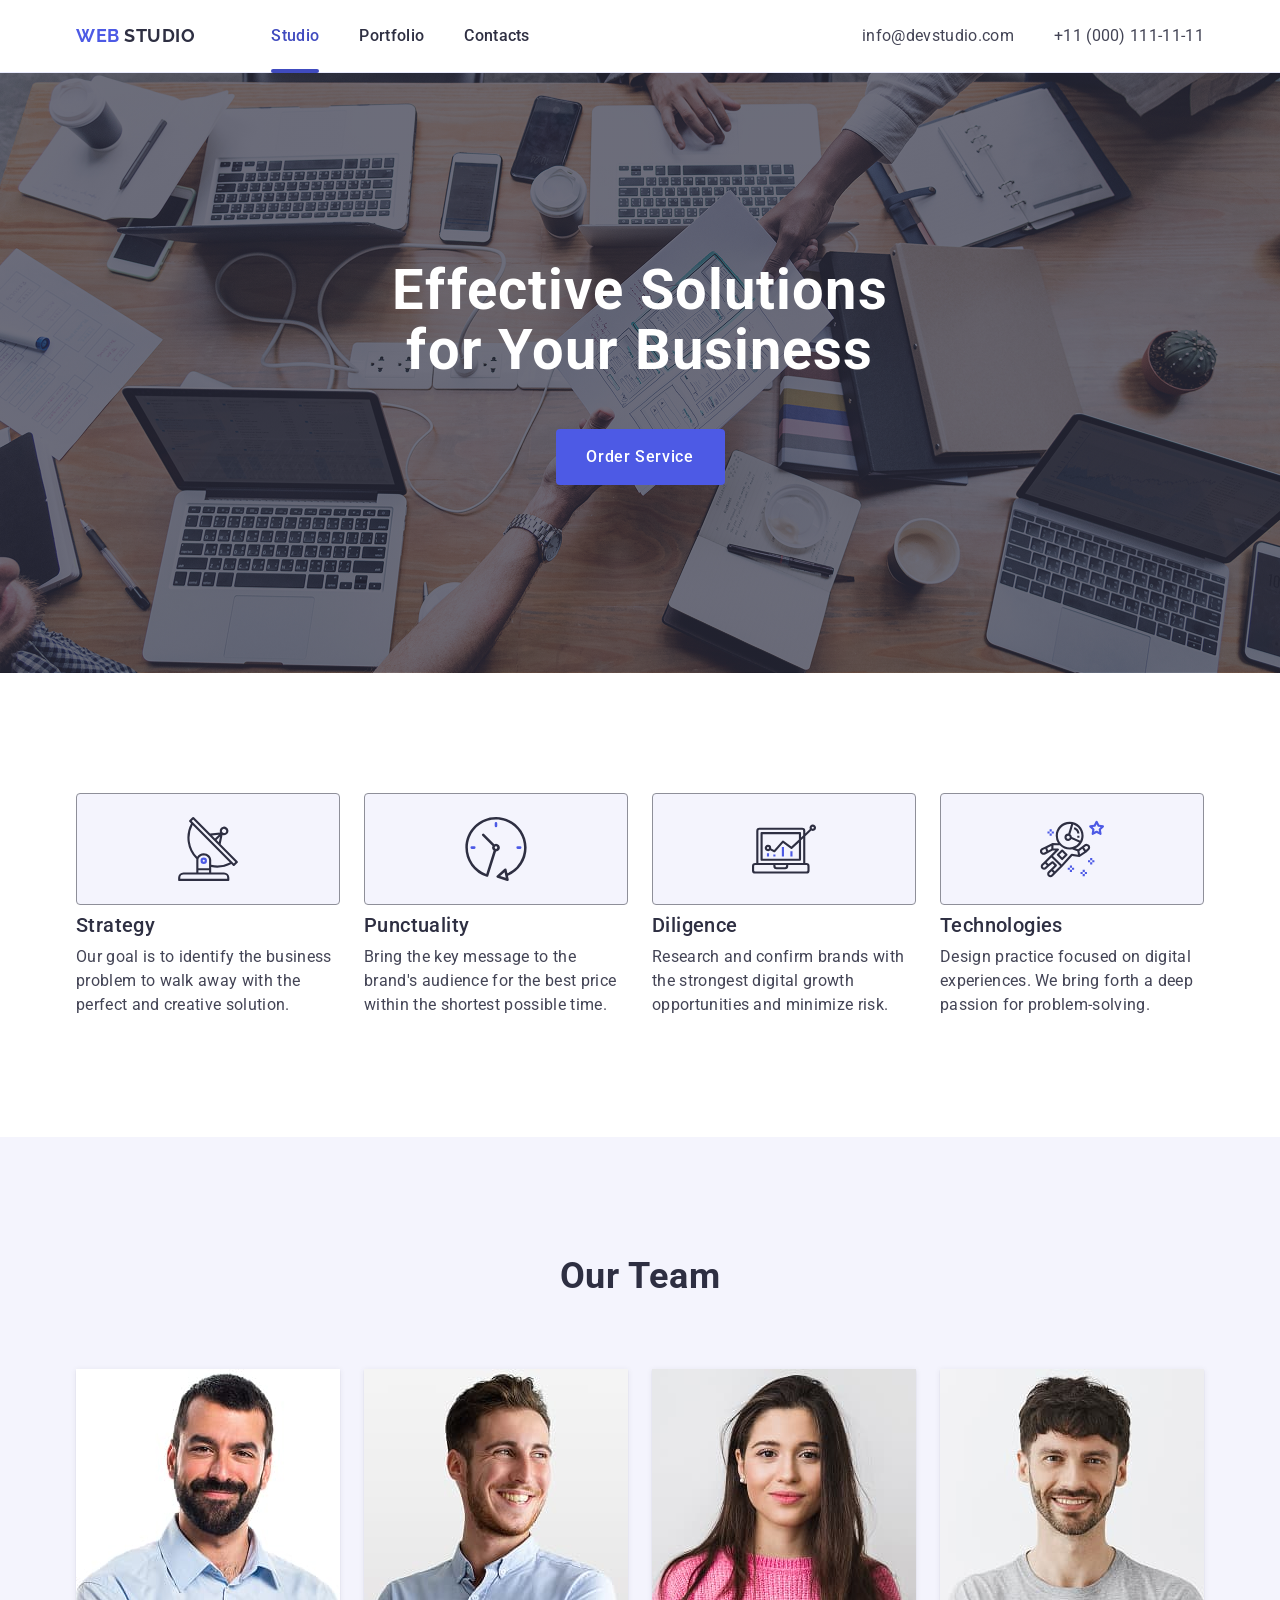
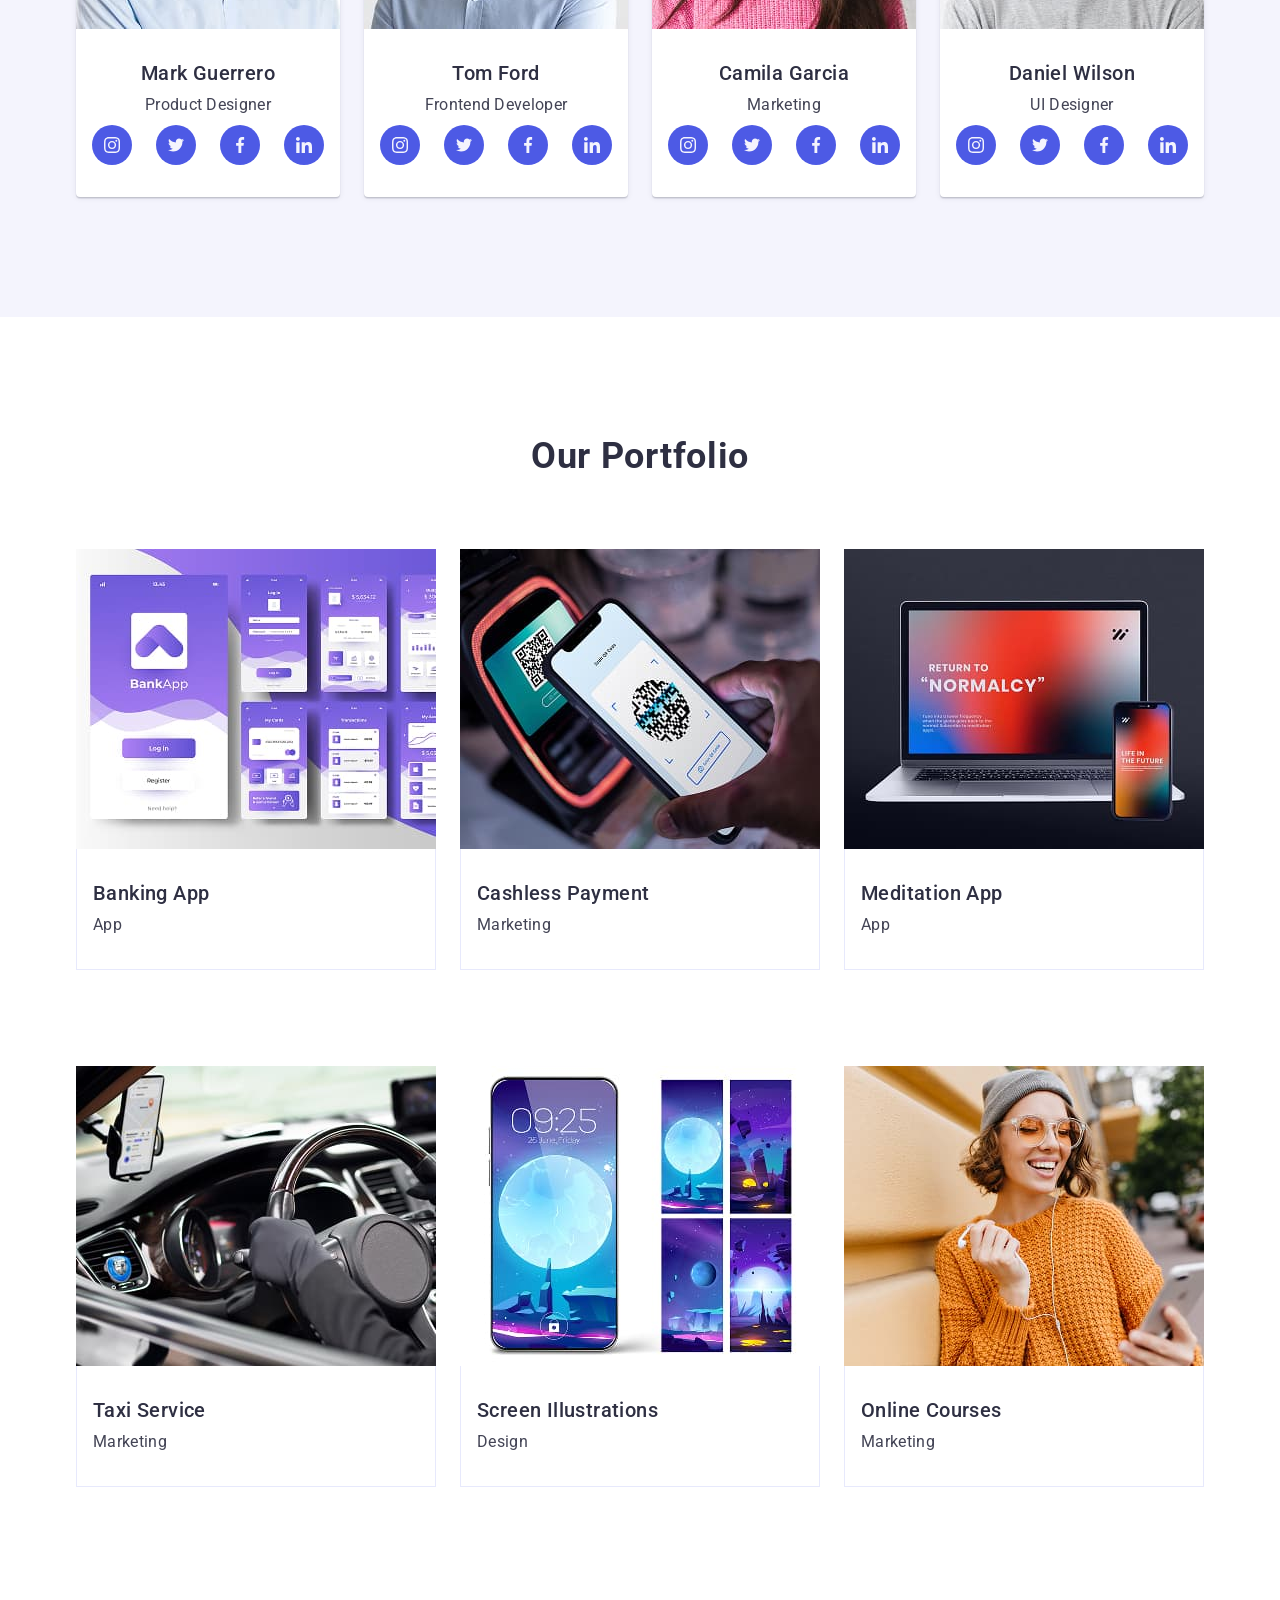
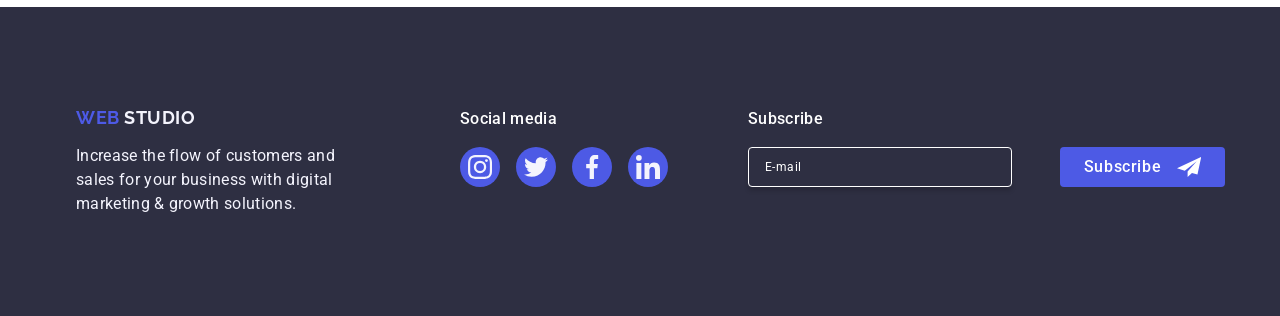
<file: index.html>
<!DOCTYPE html>
<html lang="en">
  <head>
    <meta charset="UTF-8" />
    <meta name="viewport" content="width=device-width, initial-scale=1.0" />
    <link
      rel="stylesheet"
      href="https://cdnjs.cloudflare.com/ajax/libs/modern-normalize/3.0.1/modern-normalize.min.css"
      integrity="sha512-q6WgHqiHlKyOqslT/lgBgodhd03Wp4BEqKeW6nNtlOY4quzyG3VoQKFrieaCeSnuVseNKRGpGeDU3qPmabCANg=="
      crossorigin="anonymous"
      referrerpolicy="no-referrer"
    />
    <link rel="preconnect" href="https://fonts.googleapis.com" />
    <link rel="preconnect" href="https://fonts.gstatic.com" crossorigin />

    <link
      href="https://fonts.googleapis.com/css2?family=Raleway:ital,wght@0,700&family=Roboto:ital,wght@0,400,500,700&display=swap"
      rel="stylesheet"
    />
    <link rel="stylesheet" href="./css/styles.css" />
    <title>Document</title>
  </head>
  <body>
    <header class="header">
      <div class="container container-flex">
        <nav class="container-flex nav-container">
          <a href="./index.html" class="logo">
            Web
            <span>Studio</span>
          </a>
          <ul class="nav-list container-flex">
            <li class="nav-item">
              <a href="./index.html" class="nav-link current">Studio</a>
            </li>
            <li class="nav-item"><a href="" class="nav-link">Portfolio</a></li>
            <li class="nav-item"><a href="" class="nav-link">Contacts</a></li>
          </ul>
        </nav>

        <address class="address-nav">
          <ul class="address-list container-flex">
            <li class="address-item">
              <a href="mailto:info@devstudio.com" class="contact-link">
                info@devstudio.com
              </a>
            </li>
            <li class="address-item">
              <a href="tel:+110001111111" class="contact-link">
                +11 (000) 111-11-11
              </a>
            </li>
          </ul>
        </address>
      </div>
    </header>

    <main>
      <!--Hero-->
      <section class="hero-section">
        <div class="container">
          <h1 class="hero-title">Effective Solutions for Your Business</h1>
          <button type="button" class="hero-btn" data-modal-open>
            Order Service
          </button>
        </div>
      </section>
      <!--Features 2 section-->

      <section class="section">
        <div class="container">
          <h2 class="visually-hidden">Features</h2>
          <ul class="container-flex feature-list">
            <li class="feature-item">
              <div class="wrapper-icon">
                <svg width="64" height="64">
                  <use href="./images/icons.svg#icon-antenna"></use>
                </svg>
              </div>
              <h3 class="subtitle">Strategy</h3>
              <p class="text-features">
                Our goal is to identify the business problem to walk away with
                the perfect and creative solution.
              </p>
            </li>
            <li class="feature-item">
              <div class="wrapper-icon">
                <svg width="64" height="64">
                  <use href="./images/icons.svg#icon-clock"></use>
                </svg>
              </div>
              <h3 class="subtitle">Punctuality</h3>

              <p class="text-features">
                Bring the key message to the brand's audience for the best price
                within the shortest possible time.
              </p>
            </li>
            <li class="feature-item">
              <div class="wrapper-icon">
                <svg width="64" height="64">
                  <use href="./images/icons.svg#icon-diagram"></use>
                </svg>
              </div>
              <h3 class="subtitle">Diligence</h3>
              <p class="text-features">
                Research and confirm brands with the strongest digital growth
                opportunities and minimize risk.
              </p>
            </li>
            <li class="feature-item">
              <div class="wrapper-icon">
                <svg width="64" height="64">
                  <use href="./images/icons.svg#icon-astronaut"></use>
                </svg>
              </div>
              <h3 class="subtitle">Technologies</h3>
              <p class="text-features">
                Design practice focused on digital experiences. We bring forth a
                deep passion for problem-solving.
              </p>
            </li>
          </ul>
        </div>
      </section>
      <!--Team 3 section-->
      <section class="section team-section">
        <div class="container">
          <h2 class="title">Our Team</h2>
          <ul class="team-list container-flex">
            <li class="team-item">
              <img src="./images/mark.jpg" alt="Mark Guerrero" width="264" />
              <div class="text-block">
                <h3 class="subtitle">Mark Guerrero</h3>
                <p class="text-team">Product Designer</p>
                <!--social-media section-->

                <ul class="social-media-list">
                  <li class="social-item">
                    <a href="#" class="social-link">
                      <svg width="16" height="16" class="icon">
                        <use href="./images/icons.svg#icon-instagram"></use>
                      </svg>
                    </a>
                  </li>
                  <li class="social-item">
                    <a href="#" class="social-link">
                      <svg width="16" height="16" class="icon">
                        <use href="./images/icons.svg#icon-twitter"></use>
                      </svg>
                    </a>
                  </li>
                  <li class="social-item">
                    <a href="#" class="social-link">
                      <svg width="16" height="16" class="icon">
                        <use href="./images/icons.svg#icon-facebook"></use>
                      </svg>
                    </a>
                  </li>
                  <li class="social-item">
                    <a href="#" class="social-link">
                      <svg width="16" height="16" class="icon">
                        <use href="./images/icons.svg#icon-linkedin"></use>
                      </svg>
                    </a>
                  </li>
                </ul>
              </div>
            </li>

            <li class="team-item">
              <img src="./images/tom.jpg" alt="Tom Ford" width="264" />
              <div class="text-block">
                <h3 class="subtitle">Tom Ford</h3>
                <p class="text-team">Frontend Developer</p>
                <ul class="social-media-list">
                  <li class="social-item">
                    <a href="#" class="social-link">
                      <svg width="16" height="16" class="icon">
                        <use href="./images/icons.svg#icon-instagram"></use>
                      </svg>
                    </a>
                  </li>
                  <li class="social-item">
                    <a href="#" class="social-link">
                      <svg width="16" height="16" class="icon">
                        <use href="./images/icons.svg#icon-twitter"></use>
                      </svg>
                    </a>
                  </li>
                  <li class="social-item">
                    <a href="#" class="social-link">
                      <svg width="16" height="16" class="icon">
                        <use href="./images/icons.svg#icon-facebook"></use>
                      </svg>
                    </a>
                  </li>
                  <li class="social-item">
                    <a href="#" class="social-link">
                      <svg width="16" height="16" class="icon">
                        <use href="./images/icons.svg#icon-linkedin"></use>
                      </svg>
                    </a>
                  </li>
                </ul>
              </div>
            </li>
            <li class="team-item">
              <img src="./images/camila.jpg" alt="Camila Garcia" width="264" />
              <div class="text-block">
                <h3 class="subtitle">Camila Garcia</h3>
                <p class="text-team">Marketing</p>
                <ul class="social-media-list">
                  <li class="social-item">
                    <a href="#" class="social-link">
                      <svg width="16" height="16" class="icon">
                        <use href="./images/icons.svg#icon-instagram"></use>
                      </svg>
                    </a>
                  </li>
                  <li class="social-item">
                    <a href="#" class="social-link">
                      <svg width="16" height="16" class="icon">
                        <use href="./images/icons.svg#icon-twitter"></use>
                      </svg>
                    </a>
                  </li>
                  <li class="social-item">
                    <a href="#" class="social-link">
                      <svg width="16" height="16" class="icon">
                        <use href="./images/icons.svg#icon-facebook"></use>
                      </svg>
                    </a>
                  </li>
                  <li class="social-item">
                    <a href="#" class="social-link">
                      <svg width="16" height="16" class="icon">
                        <use href="./images/icons.svg#icon-linkedin"></use>
                      </svg>
                    </a>
                  </li>
                </ul>
              </div>
            </li>
            <li class="team-item">
              <img src="./images/daniel.jpg" alt="Daniel Wilson" width="264" />
              <div class="text-block">
                <h3 class="subtitle">Daniel Wilson</h3>
                <p class="text-team">UI Designer</p>
                <ul class="social-media-list">
                  <li class="social-item">
                    <a href="#" class="social-link">
                      <svg width="16" height="16" class="icon">
                        <use href="./images/icons.svg#icon-instagram"></use>
                      </svg>
                    </a>
                  </li>
                  <li class="social-item">
                    <a href="#" class="social-link">
                      <svg width="16" height="16" class="icon">
                        <use href="./images/icons.svg#icon-twitter"></use>
                      </svg>
                    </a>
                  </li>
                  <li class="social-item">
                    <a href="#" class="social-link">
                      <svg width="16" height="16" class="icon">
                        <use href="./images/icons.svg#icon-facebook"></use>
                      </svg>
                    </a>
                  </li>
                  <li class="social-item">
                    <a href="#" class="social-link">
                      <svg width="16" height="16" class="icon">
                        <use href="./images/icons.svg#icon-linkedin"></use>
                      </svg>
                    </a>
                  </li>
                </ul>
              </div>
            </li>
          </ul>
        </div>
      </section>
      <!--Portfolio 4 section-->
      <section class="section portfolio-section">
        <div class="container">
          <h2 class="title">Our Portfolio</h2>
          <ul class="portfolio-list">
            <li class="portfolio-item">
              <div class="img-cointainer">
                <img src="./images/bank_app.jpg" alt="bank app" width="360" />
                <p class="overlay">
                  14 Stylish and User-Friendly App Design Concepts · Task
                  Manager App · Calorie Tracker App · Exotic Fruit Ecommerce App
                  · Cloud Storage App
                </p>
              </div>

              <div class="text-block">
                <h3 class="subtitle">Banking App</h3>
                <p class="text-portfolio">App</p>
              </div>
            </li>
            <li class="portfolio-item">
              <div class="img-cointainer">
                <img
                  src="./images/payment.jpg"
                  alt="cashless payment"
                  width="360"
                />
                <p class="overlay">
                  14 Stylish and User-Friendly App Design Concepts · Task
                  Manager App · Calorie Tracker App · Exotic Fruit Ecommerce App
                  · Cloud Storage App
                </p>
              </div>
              <div class="text-block">
                <h3 class="subtitle">Cashless Payment</h3>
                <p class="text-portfolio">Marketing</p>
              </div>
            </li>
            <li class="portfolio-item">
              <div class="img-cointainer">
                <img
                  src="./images/meditation_app.jpg"
                  alt="relax and meditation"
                  width="360"
                />
                <p class="overlay">
                  14 Stylish and User-Friendly App Design Concepts · Task
                  Manager App · Calorie Tracker App · Exotic Fruit Ecommerce App
                  · Cloud Storage App
                </p>
              </div>
              <div class="text-block">
                <h3 class="subtitle">Meditation App</h3>
                <p class="text-portfolio">App</p>
              </div>
            </li>

            <li class="portfolio-item">
              <div class="img-cointainer">
                <img src="./images/taxi_app.jpg" alt="taxi app" width="360" />
                <p class="overlay">
                  14 Stylish and User-Friendly App Design Concepts · Task
                  Manager App · Calorie Tracker App · Exotic Fruit Ecommerce App
                  · Cloud Storage App
                </p>
              </div>

              <div class="text-block">
                <h3 class="subtitle">Taxi Service</h3>
                <p class="text-portfolio">Marketing</p>
              </div>
            </li>
            <li class="portfolio-item">
              <div class="img-cointainer">
                <img
                  src="./images/desing.jpg"
                  alt="abstraction desing"
                  width="360"
                />
                <p class="overlay">
                  14 Stylish and User-Friendly App Design Concepts · Task
                  Manager App · Calorie Tracker App · Exotic Fruit Ecommerce App
                  · Cloud Storage App
                </p>
              </div>

              <div class="text-block">
                <h3 class="subtitle">Screen Illustrations</h3>
                <p class="text-portfolio">Design</p>
              </div>
            </li>
            <li class="portfolio-item">
              <div class="img-cointainer">
                <img
                  src="./images/courses.jpg"
                  alt="online courses"
                  width="360"
                />
                <p class="overlay">
                  14 Stylish and User-Friendly App Design Concepts · Task
                  Manager App · Calorie Tracker App · Exotic Fruit Ecommerce App
                  · Cloud Storage App
                </p>
              </div>
              <div class="text-block">
                <h3 class="subtitle">Online Courses</h3>
                <p class="text-portfolio">Marketing</p>
              </div>
            </li>
          </ul>
        </div>
      </section>
    </main>

    <!---footer section-->
    <footer class="footer-section">
      <div class="container">
        <div class="wrapper-logo-footer">
          <a href="./index.html" class="logo">
            Web
            <span class="span-footer">Studio</span>
          </a>
          <p class="text-footer">
            Increase the flow of customers and sales for your business with
            digital marketing & growth solutions.
          </p>
        </div>
        <div class="conitainer-for-media">
          <p class="social-title">Social media</p>
          <!--social-media footer -->

          <ul class="social-media-list">
            <li class="social-item">
              <a href="#" class="social-link">
                <svg width="24" height="24" class="icon">
                  <use href="./images/icons.svg#icon-instagram"></use>
                </svg>
              </a>
            </li>
            <li class="social-item">
              <a href="#" class="social-link">
                <svg width="24" height="24" class="icon">
                  <use href="./images/icons.svg#icon-twitter"></use>
                </svg>
              </a>
            </li>
            <li class="social-item">
              <a href="#" class="social-link">
                <svg width="24" height="24" class="icon">
                  <use href="./images/icons.svg#icon-facebook"></use>
                </svg>
              </a>
            </li>
            <li class="social-item">
              <a href="#" class="social-link">
                <svg width="24" height="24" class="icon">
                  <use href="./images/icons.svg#icon-linkedin"></use>
                </svg>
              </a>
            </li>
          </ul>
        </div>
        <div class="footer-form-container">
          <p class="social-title">Subscribe</p>

          <form class="footer-form">
            <label class="footer-label">
              <input
                type="email"
                name="send-email"
                placeholder="E-mail"
                class="footer-input"
              />
            </label>
            <button type="submit" class="btn-footer-submit">
              Subscribe
              <svg width="24" height="24" class="send-icon">
                <use href="./images/icons.svg#icon-send"></use>
              </svg>
            </button>
          </form>
        </div>
      </div>
    </footer>
    <!----Modal window-->
    <div class="backdrop" data-modal>
      <div class="modal">
        <button
          class="modal-close-btn"
          type="button"
          aria-label="modal close button"
          data-modal-close
        >
          <svg width="8" height="8" class="icon-close-btn">
            <use href="./images/icons.svg#icon-close"></use>
          </svg>
        </button>

        <p class="title-modal">Leave your contacts and we will call you back</p>
        <form>
          <div class="section-form">
            <label for="user-name" class="form-label">Name</label>
            <div class="wrapper-input">
              <input
                id="user-name"
                type="text"
                name="user-name"
                class="form_input"
              />
              <svg width="18" height="24" class="icon-modal">
                <use href="./images/icons.svg#icon-person"></use>
              </svg>
            </div>
          </div>

          <div class="section-form">
            <label for="user-phone" class="form-label">Phone</label>
            <div class="wrapper-input">
              <input
                id="user-phone"
                type="tel"
                name="user-phone"
                class="form_input"
              />
              <svg width="18" height="24" class="icon-modal">
                <use href="./images/icons.svg#icon-phone"></use>
              </svg>
            </div>
          </div>

          <div class="section-form">
            <label for="user-email" class="form-label">Email</label>
            <div class="wrapper-input">
              <input
                id="user-email"
                type="email"
                class="form_input"
                name="user-email"
              />
              <svg width="18" height="24" class="icon-modal">
                <use href="./images/icons.svg#icon-email"></use>
              </svg>
            </div>
          </div>

          <div class="section-form comment">
            <label for="user-comment" class="form-label">Comment</label>

            <textarea
              id="user-comment"
              name="user-comment"
              class="form_textarea"
              placeholder="Text input"
            ></textarea>
          </div>

          <div class="wrapper-checkbox">
            <input
              class="visually-hidden"
              name="user-privacy"
              type="checkbox"
              id="user-privacy"
              value="true"
            />
            <label for="user-privacy" class="label-agreement">
              <span class="check_box">
                <svg width="10" height="8">
                  <use href="./images/icons.svg#icon-check-mark"></use>
                </svg>
              </span>
              I accept the terms and conditions of the
              <a href="#" class="politic-link">Privacy Policy</a>
            </label>
          </div>

          <button class="submit-btn" type="submit" data-modal-close>
            Send
          </button>
        </form>
      </div>
    </div>
    <script src="./js/modal.js"></script>
  </body>
</html>
</file>
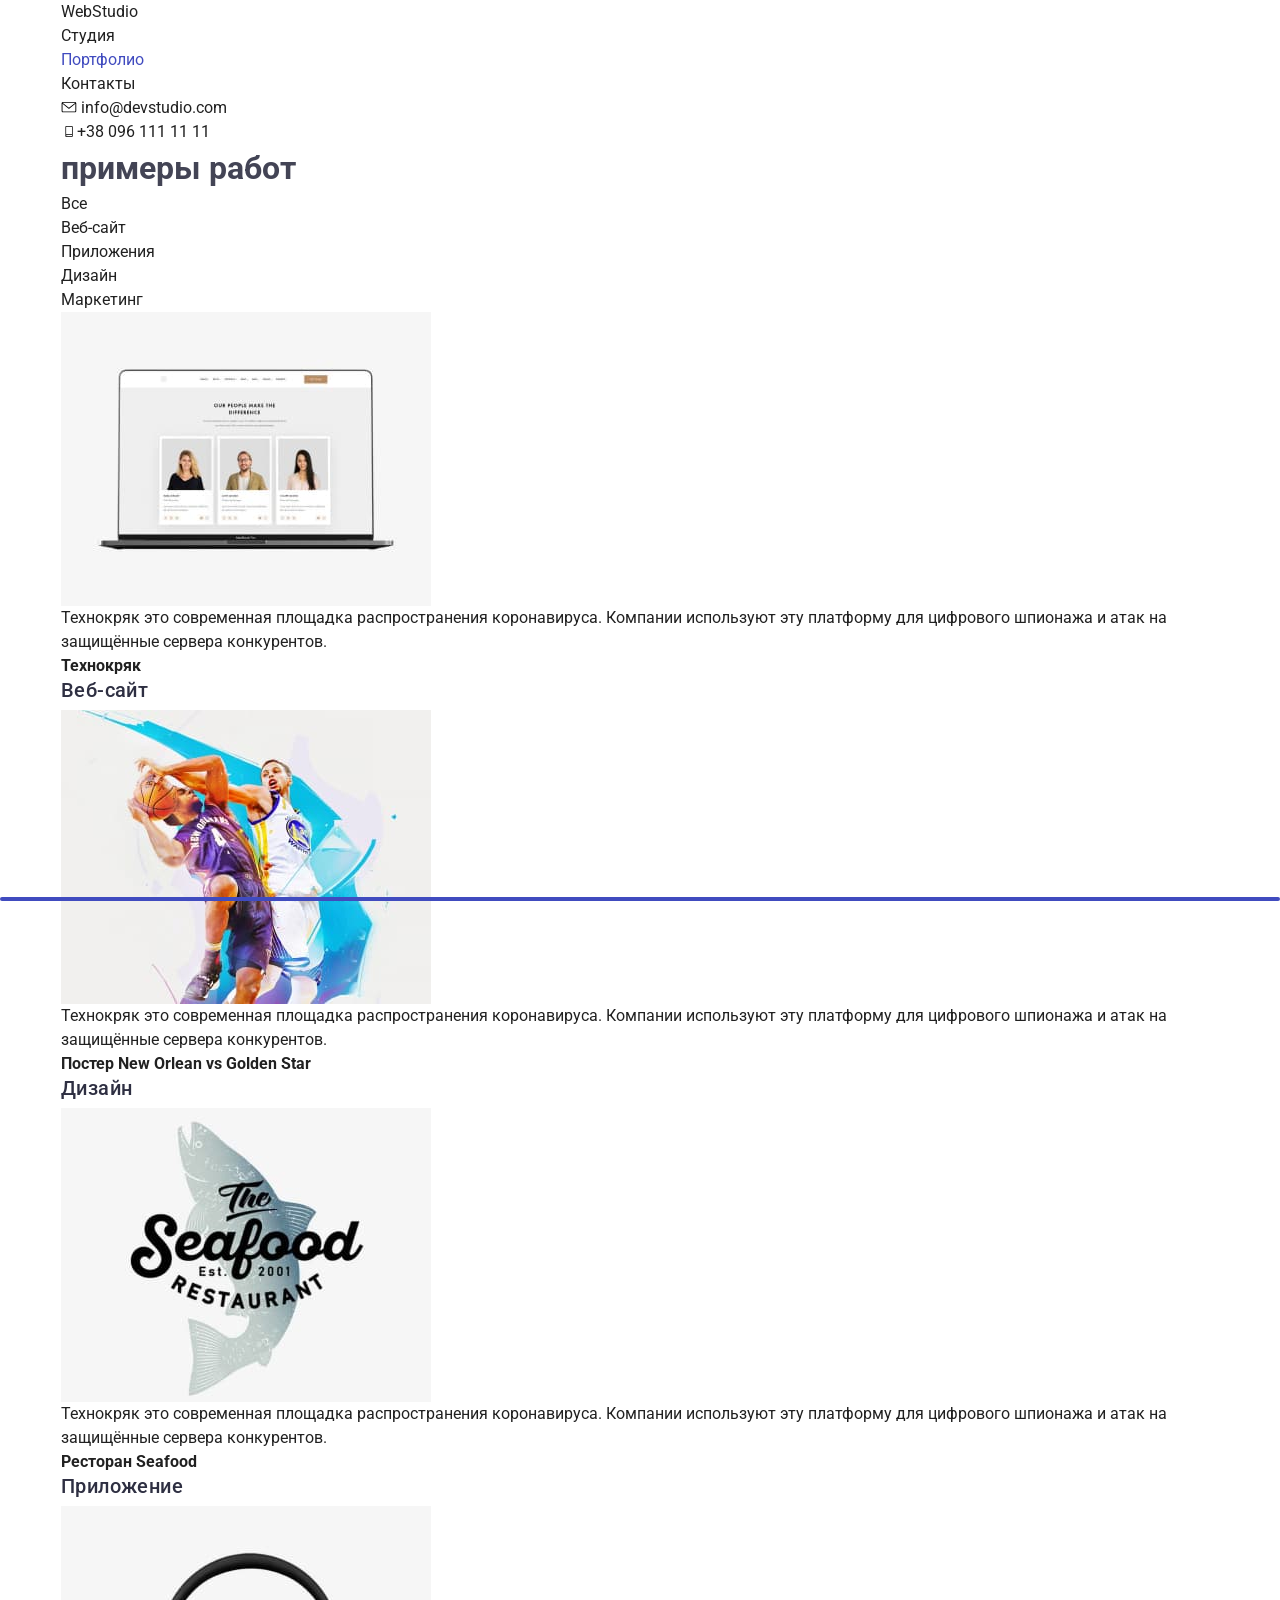
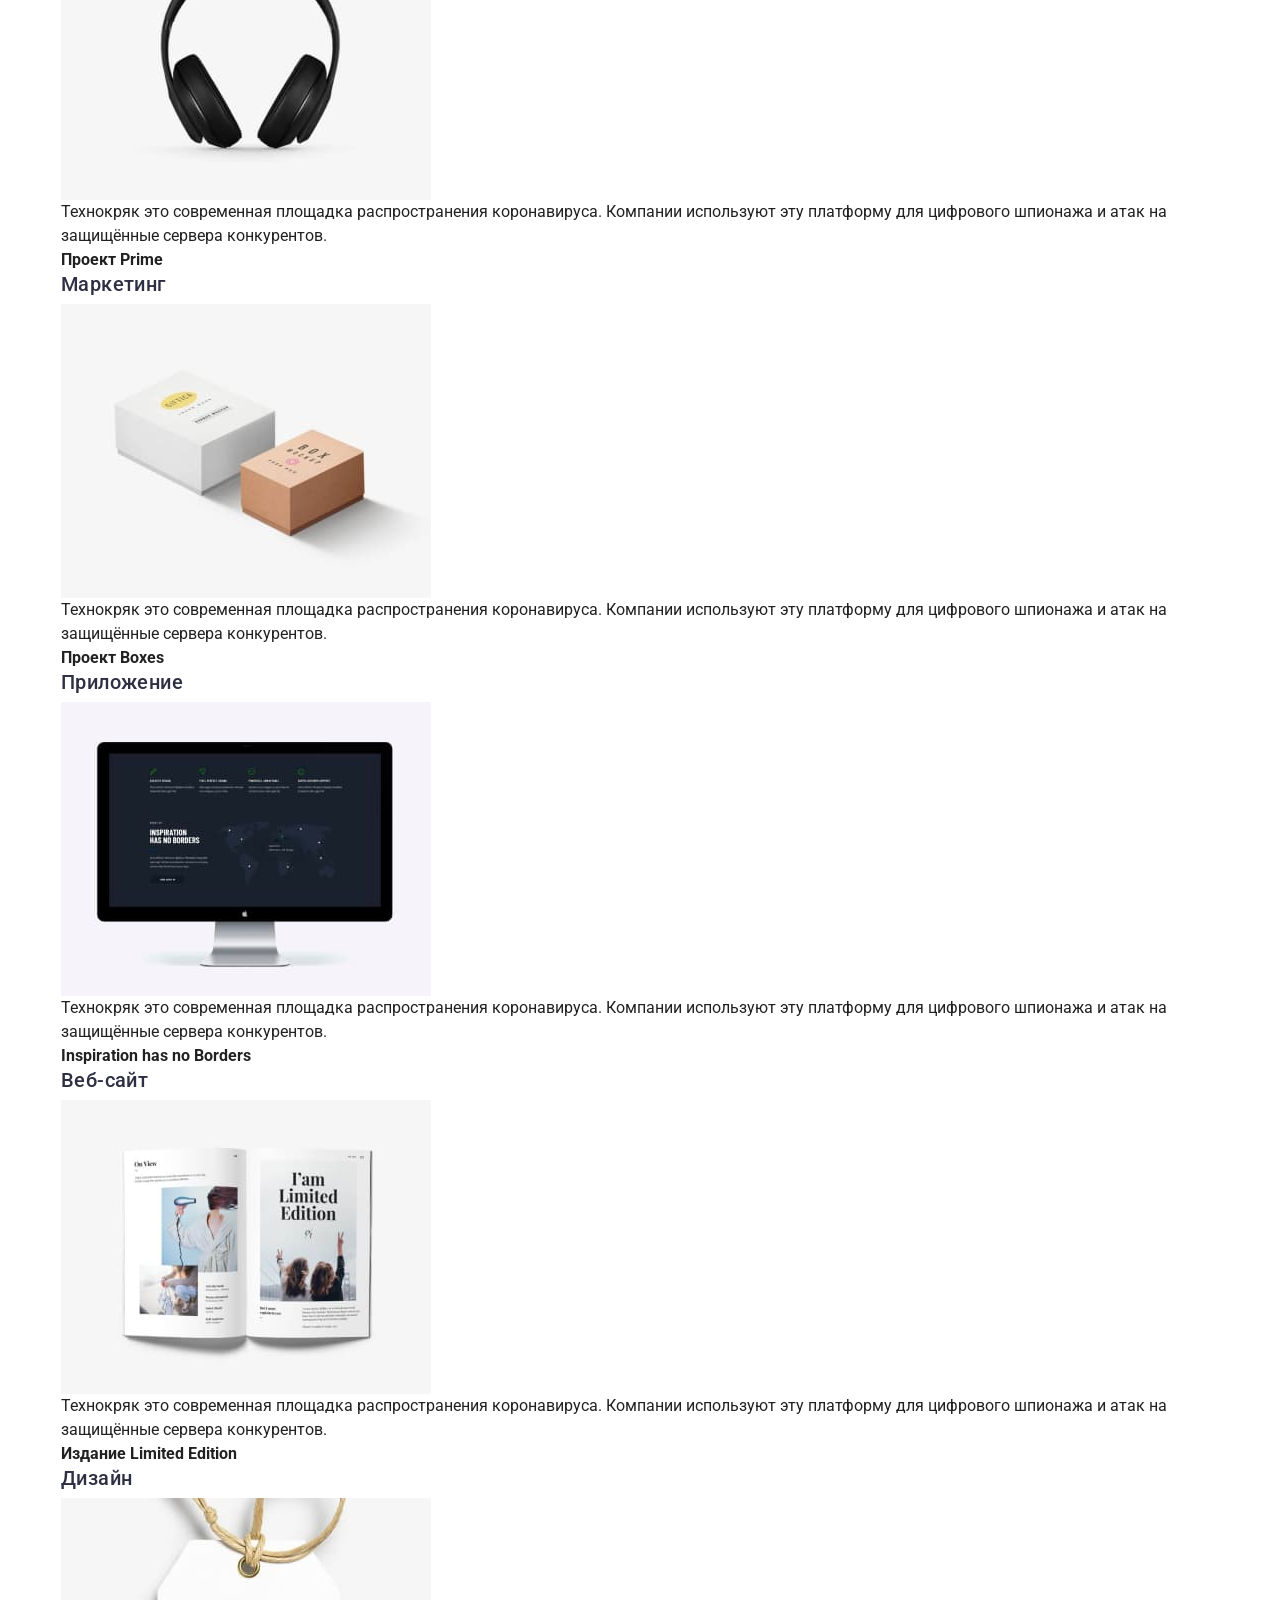
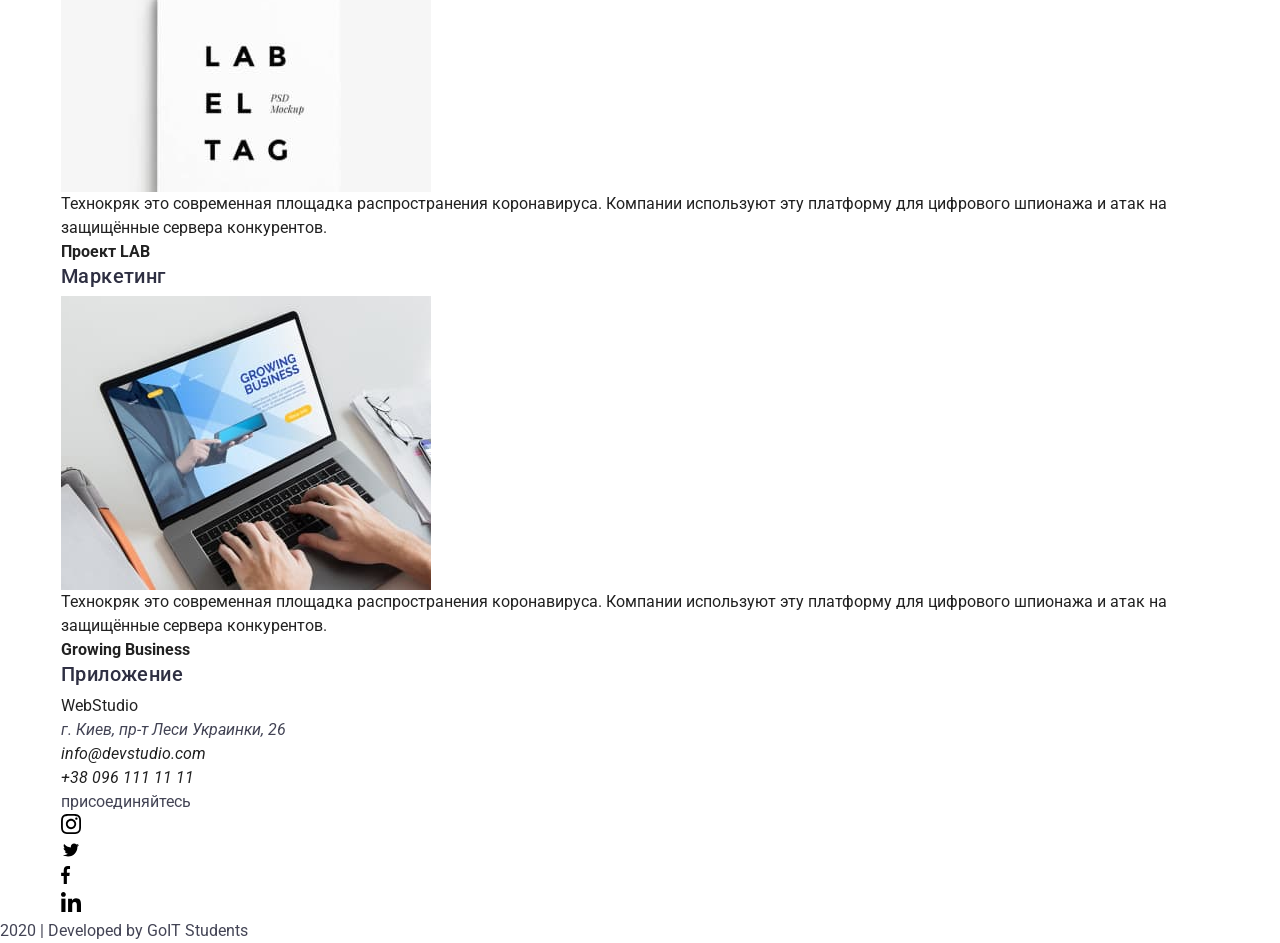
<file: portfolio.html>
<!DOCTYPE html>
<html lang="en">
<head>
<meta charset="UTF-8">
<title>Portfolio</title>

<link href="https://fonts.googleapis.com/css2?family=Raleway:wght@700&family=Roboto:wght@400;700&display=swap" rel="stylesheet">

<link rel="stylesheet" type="text/css" href="./css/normalize.css">

<link rel="stylesheet" type="text/css" href="./css/styles.css">

</head>
<body>
 <header>
      <div class="container">
         <nav class="main-nav">
              <a href="#" class="logo-navigac"><span>Web</span>Studio</a>
              <ul class="site-nav">
              <li class="item"><a href="./index.html" class="navigac">Студия</a></li>
              <li class="item"><a href="#" class="navigac current">Портфолио</a></li>
              <li class="item"><a href="#" class="navigac">Контакты</a></li>
              </ul>
         
              <ul class="adres-nav">
                <li class="adres-item"><a href ="mailto:info@devstudio.com" class="contact">
                    <svg width="16px" height="11px" class="icon-mail">
                  <use href="./images/symbol-defs.svg#envelope"></use>
              </svg>
                    info@devstudio.com</a></li>
                <li class="adres-item"><a href="tel:+380961111111" class="contact">
                    <svg width="16px" height="11px" class="icon-mail">
                  <use href="./images/symbol-defs.svg#smartphone"></use>
              </svg>+38 096 111 11 11</a></li>
                </ul>
          </nav>
      </div>  
 </header> 
 <main>
    <div class="container">
      <section>
        <h1 class="title-galeri">примеры работ</h1>
        <ul class="vse-knopki">
            <li class="list-vse"><a href="#" class="button">Все</a></li>
            <li class="list-vse"><a href="#" class="button">Веб-сайт</a></li>
            <li class="list-vse"><a href="#" class="button">Приложения</a></li>
             <li class="list-vse"><a href="#" class="button">Дизайн</a></li>
             <li class="list-vse"><a href="#" class="button">Маркетинг</a></li>
        </ul>
   </section>
 

   <section>  
           <ul class="galeri">
              <li class="galeri-list">
              <a href="#" class="galeri-link">
              <div class="image-container">
                <img src="images/text.jpg" alt="text"/>
                <p class="text-box">Технокряк это современная площадка 
                  распространения коронавируса. Компании 
                  используют эту платформу для цифрового 
                  шпионажа и атак на защищённые сервера конкурентов.</p>
              </div>
                   <div class="cart-content">
                   <p class="title-box"><strong>Технокряк</strong></p>
                   <h2 class="subtitle text-stile">Веб-сайт</h2>
                  </div>
              </a>
              </li>
         
        <li class="galeri-list">
         <a href="#" class="galeri-link">
           <div class="image-container">
            <img src="images/poster.jpg" alt="poster"/>
            <p class="text-box">Технокряк это современная площадка 
             распространения коронавируса. Компании 
             используют эту платформу для цифрового 
             шпионажа и атак на защищённые сервера конкурентов.</p>
           </div>
           <div class="cart-content">
            <p class="title-box"><strong>Постер New Orlean vs Golden Star</strong></p>
            <h2 class="subtitle text-stile">Дизайн</h2>
           </div>
            
         </a>
       </li>

        <li class="galeri-list">
          <a href="#" class="galeri-link">
           <div class="image-container">
            <img src="images/restoran.jpg" alt="rest"/>
            <p class="text-box">Технокряк это современная площадка 
             распространения коронавируса. Компании 
             используют эту платформу для цифрового 
             шпионажа и атак на защищённые сервера конкурентов.</p>
           </div>
          <div class="cart-content">
            <p class="title-box"><strong>Ресторан Seafood</strong></p>
          <h3 class="subtitle text-stile">Приложение</h3>
          </div> 
          </a>
       </li>
        
       <li class="galeri-list">
        <a  href="#" class="galeri-link">
          <div class="image-container">
            <img src="images/garnitura.jpg" alt="garnitura"/>
          <p class="text-box">Технокряк это современная площадка 
            распространения коронавируса. Компании 
            используют эту платформу для цифрового 
            шпионажа и атак на защищённые сервера конкурентов.</p>
          </div>
             <div class="cart-content">
               <p class="title-box"><strong>Проект Prime</strong></p>
             <h3 class="subtitle text-stile">Маркетинг</h3>
             </div>
        </a>
        
       </li>
         <li class="galeri-list">
           <a href="#" class="galeri-link">
             <div class="image-container">
              <img src="images/korob.jpg" alt="boxes"/>
              <p class="text-box">Технокряк это современная площадка 
                распространения коронавируса. Компании 
                используют эту платформу для цифрового 
                шпионажа и атак на защищённые сервера конкурентов.</p>
             </div>
           <div class="cart-content">
            <p class="title-box"><strong>Проект Boxes</strong></p>
            <p class="subtitle text-stile">Приложение</p>
           </div>
           </a>
         </li>
         <li class="galeri-list">
           <a href="" class="galeri-link">
            <div class="image-container">
              <img src="images/dizain.jpg" alt="monitor"/>
              <p class="text-box">Технокряк это современная площадка 
                распространения коронавируса. Компании 
                используют эту платформу для цифрового 
                шпионажа и атак на защищённые сервера конкурентов.</p>
            </div>
            <div class="cart-content">
              <p class="title-box"><strong>Inspiration has no Borders</strong></p>
            <p class="subtitle text-stile">Веб-сайт</p>
              </div>
              </a>
         </li>
      
         <li class="galeri-list">
            <a href="#" class="galeri-link">
             <div class="image-container">
              <img src="images/book.jpg" alt="book"/>
              <p class="text-box">Технокряк это современная площадка 
               распространения коронавируса. Компании 
               используют эту платформу для цифрового 
               шпионажа и атак на защищённые сервера конкурентов.</p>
             </div>
             <div class="cart-content">
              <p class="title-box"><strong>Издание Limited Edition</strong></p>
              <p class="subtitle text-stile">Дизайн</p>
             </div>
            </a>
         </li>

         <li class="galeri-list">
             <a href="#" class="galeri-link">
              <div class="image-container">
                <img src="images/lab.jpg" alt="lab"/>
                <p class="text-box">Технокряк это современная площадка 
                  распространения коронавируса. Компании 
                  используют эту платформу для цифрового 
                  шпионажа и атак на защищённые сервера конкурентов.</p>
              </div>
             <div class="cart-content">
              <p class="title-box"><strong>Проект LAB</strong></p>
              <p class="subtitle text-stile">Маркетинг</p>
             </div>
             </a>
         </li>

         <li class="galeri-list">
             <a href="#" class="galeri-link">
               <div class="image-container">
                <img src="images/destop.jpg" alt="komp"/>
                <p class="text-box">Технокряк это современная площадка 
                  распространения коронавируса. Компании 
                  используют эту платформу для цифрового 
                  шпионажа и атак на защищённые сервера конкурентов.</p>
               </div>
             <div class="cart-content">
              <p class="title-box"><strong>Growing Business</strong></p>
              <p class="subtitle text-stile">Приложение</p>
             </div>
             </a>
         </li>
       </ul>
 </section> 
</div>    
</main>
   
      
    
<footer>

  <div class="container">

  <div class="container-foter">
      <div>
             <a href="#" class="logo-footer"><span>Web</span>Studio</a>
      <address>
              <p class="podval">г. Киев, пр-т Леси Украинки, 26</p>
          <ul class="link-footer">
              <li><a href ="mailto:info@devstudio.com" class="adres-footer">info@devstudio.com</a>
              </li>    
              <li><a href="tel:+380961111111" class="adres-footer" >+38 096 111 11 11</a>
             </li>
          </ul>
      </address>
      </div>
          
      <div class="prisoedinenie">
          <p class="zaglawn">присоединяйтесь</p>
          <ul class="seti-footer">
              <li class="soc-seti"><a href="#" aria-label="instagram" class="link-seti">
                  <svg width="20px" height="20px" class="footer-seti">
                      <use href="./images/symbol-defs.svg#instagram"></use>
                  </svg>
              </a></li>
              <li class="soc-seti"><a href="#" aria-label="Twitter" class="link-seti"><svg width="20px" height="16px" class="footer-seti">
                  <use href="./images/symbol-defs.svg#twitter"></use>
              </svg></a></li>
              <li class="soc-seti"><a href="#" aria-label="Facebook" class="link-seti">
                  <svg width="10px" height="20px" class="footer-seti">
                      <use href="./images/symbol-defs.svg#facebook"></use>
                  </svg>
              </a></li>
              <li class="soc-seti"><a href="#" aria-label="linkedin" class="link-seti">
                  <svg width="20px" height="20px" class="footer-seti">
                      <use href="./images/symbol-defs.svg#linkedin"></use>
                  </svg>
              </a></li>
            </ul>
      </div>    
      </div>
  </div>
        
          <p class="copirayt">2020 | Developed by GoIT Students</p>
  </footer>
</body>
</html>
</file>
<file: css/styles.css>
:root {
  --primary-brand_color: #4d5ae5;
  --press-active-color: #404bbf;
  --dark-bg-color: #2e2f42;
  --primary-background-color: #ffffff;
  --background-light-color: #f4f4fd;
  --main-text-color: #434455;
  --footer-text-color: #f4f4fd;
  --border-bottom-color: #e7e9fc;
  --social-media-hover: #31d0aa;
  --timing-function: 250ms cubic-bezier(0.4, 0, 0.2, 1);
  --nevy-blue-modal: #2E2F42;
}

body {
  font-family: 'Roboto', sans-serif;
  color: var(--main-text-color);
  background-color: var(--primary-background-color);
  font-size: 16px;
  line-height: 1.5;
  margin: 0;
}

html {
  box-sizing: border-box;
}

a {
  text-decoration: none;
}

li {
  list-style-type: none;
}

ul {
  padding-left: 0;
  margin: 0;
}

img {
  display: block;
  max-width: 100%;
  height: auto;
}

h1,
h2,
h3,
h4,
h5,
h6,
p {
  margin: 0;
}

.container {
  margin: 0 auto;
  padding: 0 15px;
  max-width: 1158px;
}

.title {
  color: var(--dark-bg-color);
  font-size: 36px;
  font-weight: 700;
  line-height: 1.11;
  text-align: center;
  text-transform: capitalize;
  margin-bottom: 72px;
}

.section {
  padding-top: 120px;
  padding-bottom: 120px;
}

.container-flex {
  display: flex;
  align-items: center;
}

/* Header section*/
.header {
  border-bottom: 1px solid var(--border-bottom-color);
  box-shadow: 0px 2px 1px rgba(46, 47, 66, 0.08), 0px 1px 1px rgba(46, 47, 66, 0.16), 0px 1px 6px rgba(46, 47, 66, 0.08);
  ;
}

.nav-list {
  gap: 40px;
}

.address-list .address-item:not(:last-child) {
  margin-right: 40px;
}

.logo {
  color: var(--primary-brand_color);
  font-family: 'Raleway', sans-serif;
  font-weight: 700;
  font-size: 18px;
  line-height: 1.17;
  text-transform: uppercase;
  letter-spacing: 0.03em;
  margin-right: 76px;
}

.logo>span {
  color: var(--dark-bg-color);
}

.contact-link {
  color: inherit;
  transition: color var(--timing-function);
}

.nav-link {
  font-weight: 500;
  letter-spacing: 0.02em;
  color: var(--dark-bg-color);
  padding: 24px 0;
  display: block;
  transition: color var(--timing-function);
  position: relative;
}

.current {
  color: var(--press-active-color);
}

.contact-link {
  transition: color var(--timing-function);
}

nav .nav-link:hover,
nav .nav-link:focus,
.contact-link:hover,
.contact-link:focus {
  color: var(--press-active-color);
}

.nav-item {
  position: relative;
}

.current::after {
  content: '';
  display: inline-block;
  width: 100%;
  height: 4px;
  background-color: var(--press-active-color);
  position: absolute;
  left: 0;
  bottom: -1px;
  border-radius: 2px;
  transition: opacity var(--timing-function);
}

.address-nav {
  font-style: normal;
  letter-spacing: 0.02em;
  margin-left: auto;
}

/* Hero section */
.hero-section {
  color: white;
  background-color: var(--dark-bg-color);
  padding-top: 188px;
  padding-bottom: 188px;
  text-align: center;
  max-width: 1440px;
  background-image: linear-gradient(rgba(46, 47, 66, 0.7), rgba(46, 47, 66, 0.7)), url('../images/people_office.jpg');
  background-size: cover;
  background-repeat: no-repeat;
  background-position: center;
  margin-left: auto;
  margin-right: auto;
}

.hero-title {
  font-size: 56px;
  font-weight: 700;
  line-height: 1.07;
  letter-spacing: 0.02em;
  text-align: center;
  margin: 0 auto 48px;
  max-width: 496px;
}

.hero-btn {
  display: block;
  background-color: var(--primary-brand_color);
  color: white;
  font-weight: 500;
  line-height: 1.5;
  letter-spacing: 0.04em;
  cursor: pointer;

  margin-left: auto;
  margin-right: auto;
  min-width: 169px;
  height: 56px;
  border: none;
  border-radius: 4px;
  transition: background-color var(--timing-function);
}

.hero-btn:hover,
.hero-btn:focus {
  background-color: var(--press-active-color);
}

/* Features sections */
.feature-list li:not(:last-child) {
  margin-right: 24px;
}

.feature-item {
  flex-basis: calc((100% - 72px) / 4);
}

.wrapper-icon {
  background-color: var(--footer-text-color);
  display: flex;
  align-items: center;
  justify-content: center;
  height: 112px;
  margin-bottom: 8px;
  border-radius: 4px;
  border: 1px solid #8e8f99;
}

.visually-hidden {
  position: absolute;
  width: 1px;
  height: 1px;
  margin: -1px;
  border: 0;
  padding: 0;
  white-space: nowrap;
  clip-path: inset(100%);
  clip: rect(0, 0, 0, 0);
  overflow: hidden;
}

.subtitle {
  color: var(--dark-bg-color);
  font-size: 20px;
  font-weight: 500;
  line-height: 1.2;
  letter-spacing: 0.02em;
  margin-bottom: 8px;
}

.text-features {
  letter-spacing: 0.02em;
}

/* Team section */
.team-section {
  background-color: var(--background-light-color);
  text-align: center;
}

.team-list {
  gap: 24px;
}

.text-block {
  padding: 32px 0;
}

.team-section .title {
  letter-spacing: 0.02em;
  margin-bottom: 72px;
}

.team-section .team-list {
  letter-spacing: 0.02em;
}

.text-team {
  margin-bottom: 8px;
}

.team-item {
  background-color: var(--primary-background-color);
  border-radius: 0px 0px 4px 4px;
  width: calc((100%-3 * 24px) / 4);
  box-shadow: 0px 1px 6px rgba(46, 47, 66, 0.08), 0px 1px 1px rgba(46, 47, 66, 0.16), 0px 2px 1px rgba(46, 47, 66, 0.08);
}

.team-section .subtitle {
  text-transform: capitalize;
}

.social-media-list {
  display: flex;
  justify-content: center;
  gap: 24px;
  width: max-content;
  margin-left: auto;
  margin-right: auto;
}

.social-item {
  width: 40px;
  height: 40px;
  border-radius: 50%;
  display: flex;
  align-items: center;
  justify-content: center;
  cursor: pointer;
}

.icon {
  fill: #f4f4fd;
}

.social-link {
  width: 100%;
  height: 100%;
  background-color: var(--primary-brand_color);
  display: inline-block;
  border-radius: 50%;
  display: flex;
  align-items: center;
  justify-content: center;
  transition: background-color var(--timing-function);
}

.social-link:hover,
.social-link:focus {
  background-color: var(--press-active-color);
}

/* Portfoilio section */
.portfolio-section .portfolio-list {
  letter-spacing: 0.02em;
  display: flex;
  flex-wrap: wrap;
  row-gap: 48px;
}

.portfolio-item {
  width: calc((100% - 48px) / 3);
  border: 1px solid solid #e7e9fc;
  border-top: none;
  margin-bottom: 48px;
  transition: box-shadow var(--timing-function);
  cursor: pointer;
}

.portfolio-item:hover {
  box-shadow: 0px 1px 6px rgba(46, 47, 66, 0.08), 0px 1px 1px rgba(46, 47, 66, 0.16), 0px 2px 1px rgba(46, 47, 66, 0.08);
}

.img-cointainer {
  position: relative;
  cursor: pointer;
  overflow: hidden;
}

.overlay {
  position: absolute;
  top: 0;
  left: 0;
  width: 100%;
  height: 100%;
  background-color: var(--primary-brand_color);
  padding: 40px 32px;
  color: #f4f4fd;
  transform: translateY(100%);
  transition: transform var(--timing-function);
}

.portfolio-item:hover .overlay {
  transform: translateY(0%);
}

.portfolio-item:not(:nth-child(3n)) {
  margin-right: 24px;
}

.portfolio-item:nth-last-child(-n + 3) {
  margin-bottom: 0;
}

.portfolio-section .title {
  letter-spacing: 0.02em;
}

.portfolio-item .text-block {
  padding: 32px 16px;
  border: 1px solid var(--border-bottom-color);
  border-top: none;
}

/*footer*/
.footer-section {
  background-color: var(--dark-bg-color);
  padding-top: 100px;
  padding-bottom: 100px;
}

.footer-section .logo {
  display: inline-block;
  margin-bottom: 16px;
}

.logo .span-footer {
  color: var(--footer-text-color);
}

.text-footer {
  color: var(--footer-text-color);
  letter-spacing: 0.02em;
  width: 264px;
}

.footer-section .container {
  display: flex;
  align-items: baseline;
}

.wrapper-logo-footer {
  margin-right: 120px;
}

.conitainer-for-media {
  margin-right: 80px;
}

.conitainer-for-media p {
  margin-bottom: 16px;
  color: white;
}

.social-title {
  font-weight: 500;
  letter-spacing: 0.02em;
  color: #fff;
  margin-bottom: 16px;
}

.footer-input {
  padding: 8px 16px;
  font-size: 12px;
  letter-spacing: 0.04em;
  width: 264px;
  height: 40px;
  border: 1px solid #FFFFFF;
  color: #FFFFFF;
  border-radius: 4px;
  background-color: transparent;
  line-height: 2;
  letter-spacing: 0.04em;
  margin-right: 24px;
  box-shadow: 0 4px 4px 0 rgba(0, 0, 0, 0.15);
}

.footer-input::placeholder {
  color: #FFFFFF;
}

.footer-section .social-media-list {
  gap: 16px
}

.footer-section .social-link:hover,
.footer-section .social-link:focus {
  background-color: #31d0aa;
}

.btn-footer-submit {
  min-width: 165px;
  height: 40px;
  font-size: 16px;
  font-weight: 500;
  border-radius: 4px;
  line-height: 1.5;
  letter-spacing: 0.04em;
  border: none;
  background-color: var(--primary-brand_color);
  border: none;
  color: #ffffff;
  display: flex;
  align-items: center;
  justify-content: center;
  font-size: 16px;
  cursor: pointer;
}

.send-icon {
  margin-left: 16px;
}

.footer-form {
  display: flex;
  gap: 24px;
}

/* Modal window */
.backdrop {
  background-color: rgba(46, 47, 66, 0.4);
  position: fixed;
  top: 0;
  left: 0;
  width: 100%;
  height: 100%;
  z-index: 10;
  opacity: 0;
  visibility: hidden;
  pointer-events: none;
  transition: opacity 250ms cubic-bezier(0.4, 0, 0.2, 1), visibility 250ms cubic-bezier(0.4, 0, 0.2, 1);
}

.backdrop.is-open {
  opacity: 1;
  visibility: visible;
  pointer-events: auto;
}

.modal {
  background-color: #fcfcfc;
  width: 408px;
  min-height: 584px;
  padding: 72px 24px 24px 24px;
  position: absolute;
  top: 50%;
  left: 50%;
  transform: translate(-50%, -50%) scale(0.8);
  border-radius: 4px;
  box-shadow: 0 1px 1px 0 rgba(0, 0, 0, 0.14), 0 1px 3px 0 rgba(0, 0, 0, 0.12), 0 2px 1px 0 rgba(0, 0, 0, 0.2);
  transition: transform 250ms cubic-bezier(0.4, 0, 0.2, 1);
}

.backdrop:not(.is-open) .modal {
  transform: translate(-50%, -50%);
}

.title-modal {
  font-weight: 500;
  text-align: center;
  margin-bottom: 16px;
  letter-spacing: 0.02em;
  color: #2E2F42
}

.section-form {
  display: flex;
  flex-direction: column;
  margin-bottom: 8px;
}

.section-form.comment {
  margin-bottom: 16px;
}

.form-label {
  color: #8e8f99;
  font-size: 12px;
  letter-spacing: 0.04em;
  line-height: 1.17;
  margin-bottom: 4px;
}

.form_input {
  width: 100%;
  height: 40px;
  padding: 11px 38px;
  border-radius: 4px;
  border: 1px solid rgba(46, 47, 66, 0.4);
  background-color: transparent;
  outline: transparent;
  transition: border-color var(--timing-function);
}

.section-form input:focus,
.section-form textarea:focus {
  border: 1px solid var(--primary-brand_color);
}

.section-form input:focus+.icon-modal {
  fill: var(--primary-brand_color);
}

.form_textarea {
  width: 100%;
  height: 120px;
  font-size: 12px;
  line-height: 1.17;
  letter-spacing: 0.04em;
  color: rgba(46, 47, 66, 0.4);
  padding: 8px 16px;
  border-radius: 4px;
  background-color: transparent;
  resize: none;
  border: 1px solid rgba(46, 47, 66, 0.4);
  outline: transparent;
  transition: border-color var(--timing-function);
}

.form_textarea:placeholder {
  color: rgba(46, 47, 66, 0.4);
  font-size: 12px;
  letter-spacing: 0.04em;
  line-height: 1.17;
}

.submit-btn {
  background-color: var(--primary-brand_color);
  display: block;
  min-width: 169px;
  height: 56px;
  padding: 16px 32px;
  font-weight: 500;
  font-size: 16px;
  color: #FFFFFF;
  line-height: 1.5;
  letter-spacing: 0.04em;
  border-radius: 4px;
  border: none;
  margin-left: auto;
  margin-right: auto;
  cursor: pointer;
  transition: background-color var(--timing-function);
}

.submit-btn:hover {
  background-color: var(--press-active-color);
}

.icon-close-btn {
  fill: #2e2f42;
}

.icon-modal {
  fill: #2e2f42;
  position: absolute;
  top: 50%;
  left: 16px;
  transform: translateY(-50%);
  transition: fill var(--timing-function);
}

.modal-close-btn {
  position: absolute;
  top: 24px;
  right: 24px;
  width: 24px;
  height: 24px;
  border-radius: 50%;
  background-color: #e7e9fc;
  border: 1px solid rgba(0, 0, 0, 0.1);
  padding: 0;
  cursor: pointer;
  display: flex;
  align-items: center;
  justify-content: center;
  transition: background-color 250ms cubic-bezier(0.4, 0, 0.2, 1), border 250ms cubic-bezier(0.4, 0, 0.2, 1);
}

.modal-close-btn:hover,
.modal-close-btn:focus {
  background-color: var(--press-active-color);
  border: none;
}

.icon-close-btn {
  transition: fill var(--timing-function);
}

.modal-close-btn:hover .icon-close-btn,
.modal-close-btn:focus .icon-close-btn {
  fill: #ffffff
}

.wrapper-input {
  position: relative;
}

.wrapper-checkbox {
  position: relative;
  margin-top: 16px;
  margin-bottom: 24px;
}

.check_box {
  top: 3px;
  left: 0;
  display: inline-flex;
  width: 16px;
  height: 16px;
  border: 1px solid rgba(46, 47, 66, 0.4);
  background-color: #FFFFFF;
  align-items: center;
  justify-content: center;
  border-radius: 2px;
  fill: transparent;
  transition: background-color 250ms cubic-bezier(0.4, 0, 0.2, 1),
    border 250ms cubic-bezier(0.4, 0, 0.2, 1),
    fill 250ms cubic-bezier(0.4, 0, 0.2, 1);
    margin-right: 8px;
}

.label-agreement {
  letter-spacing: 0.04em;
  font-size: 12px;
  line-height: 1.17;
  color: #8e8f99;
 }

input[type="checkbox"]:checked+.label-agreement>.check_box {
  background-color: var(--press-active-color);
  fill: #F4F4FD;
  border: none;
}

.politic-link {
  color: var(--primary-brand_color);
}
</file>
